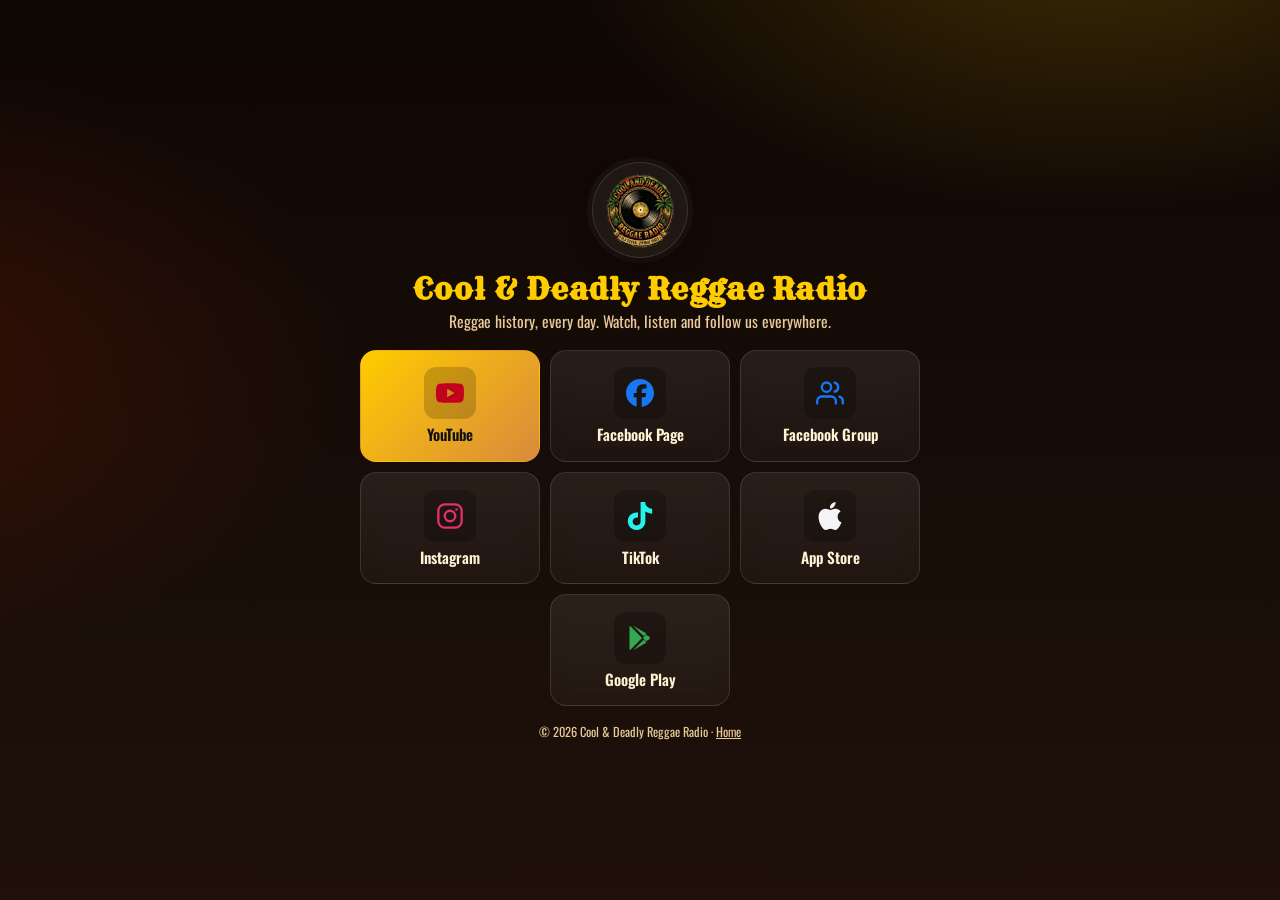
<file: links/index.html>
<!doctype html>
<html lang="en">
<head>
<meta charset="utf-8">
<meta name="viewport" content="width=device-width,initial-scale=1">
<title>Cool & Deadly Reggae Radio | All Links</title>
<meta name="description" content="All official links for Cool &amp; Deadly Reggae Radio: YouTube, Facebook, Instagram and TikTok.">
<link rel="canonical" href="https://coolanddeadlyreggae.com/links/">
<meta property="og:title" content="Cool & Deadly Reggae Radio | All Links">
<meta property="og:description" content="All official links for Cool &amp; Deadly Reggae Radio.">
<meta property="og:url" content="https://coolanddeadlyreggae.com/links/">
<link rel="preconnect" href="https://fonts.googleapis.com"><link rel="preconnect" href="https://fonts.gstatic.com" crossorigin>
<link href="https://fonts.googleapis.com/css2?family=Rye&family=Oswald:wght@400;600;700&display=swap" rel="stylesheet">
<style>
:root{--bg:#0f0704;--bg2:#1f110a;--ink:#fff3d4;--muted:#e8c99a;--accent:#ffcc00;--accent2:#d98a3c;--line:rgba(255,255,255,.12)}
*{box-sizing:border-box}
html,body{margin:0}
html{min-height:100%;background-color:var(--bg);
background-image:radial-gradient(900px 500px at 85% -10%,rgba(255,204,0,.20),transparent 60%),radial-gradient(800px 500px at -10% 40%,rgba(204,41,0,.18),transparent 60%),linear-gradient(180deg,var(--bg),var(--bg2));background-repeat:no-repeat;background-size:100% 100%}
body{min-height:100vh;min-height:100dvh;font-family:'Oswald', Arial, sans-serif;color:var(--ink);line-height:1.35;background:transparent;
display:flex;flex-direction:column;align-items:center;justify-content:center;padding:1rem .9rem .8rem}
main{width:100%;max-width:560px;text-align:center}
.logo{width:72px;height:72px;object-fit:contain;border-radius:50%;padding:7px;background:rgba(255,255,255,.06);border:1px solid var(--line);box-shadow:0 0 0 5px rgba(255,255,255,.03),0 14px 30px -12px rgba(0,0,0,.6);animation:pop .6s ease both}
.logo.photo{object-fit:cover;object-position:50% 20%;padding:0;border:2px solid var(--accent)}
h1{font-family:'Rye', serif;font-weight:700;font-size:clamp(1.25rem,5.2vw,1.9rem);line-height:1.15;margin:.55rem 0 .25rem;color:var(--accent);letter-spacing:.02em;animation:up .6s .05s ease both}
.tag{color:var(--muted);font-size:clamp(.82rem,3.4vw,.98rem);margin:0 auto 1.1rem;max-width:30em;animation:up .6s .1s ease both}
ul{list-style:none;padding:0;margin:0;display:flex;flex-wrap:wrap;justify-content:center;gap:.65rem}
li{flex:0 0 calc((100% - 1.3rem)/3);animation:up .55s ease both}
li:nth-child(1){animation-delay:0.15s}
li:nth-child(2){animation-delay:0.21s}
li:nth-child(3){animation-delay:0.27s}
li:nth-child(4){animation-delay:0.33s}
li:nth-child(5){animation-delay:0.39s}
li:nth-child(6){animation-delay:0.45s}
li:nth-child(7){animation-delay:0.51s}
a.btn{height:100%;min-height:88px;display:flex;flex-direction:column;align-items:center;justify-content:center;gap:.45rem;text-decoration:none;color:var(--ink);padding:.75rem .4rem;border-radius:16px;
background:linear-gradient(180deg,rgba(255,255,255,.08),rgba(255,255,255,.035));border:1px solid var(--line);backdrop-filter:blur(8px);-webkit-backdrop-filter:blur(8px);
transition:transform .2s ease,border-color .2s ease,box-shadow .2s ease,background .2s ease}
a.btn:hover,a.btn:focus-visible{transform:translateY(-3px);border-color:var(--accent);box-shadow:0 12px 30px -10px rgba(0,0,0,.6),0 0 0 3px rgba(255,255,255,.04);background:linear-gradient(180deg,rgba(255,255,255,.12),rgba(255,255,255,.05));outline:none}
.ic{width:44px;height:44px;border-radius:12px;display:grid;place-items:center;background:rgba(0,0,0,.25);color:var(--c,var(--accent));transition:transform .2s}
a.btn:hover .ic{transform:scale(1.1) rotate(-4deg)}
.ic svg{width:24px;height:24px}
.lb{font-size:clamp(.78rem,3.3vw,.95rem);font-weight:600;line-height:1.15}
a.btn.feature{background:linear-gradient(135deg,var(--accent),var(--accent2));color:#111;border-color:transparent}
a.btn.feature .ic{background:rgba(0,0,0,.18);color:#c4001f}
footer{margin-top:1.1rem;color:var(--muted);font-size:.78rem}
footer a{color:var(--muted)}
@media (min-width:700px) and (min-height:700px){.logo{width:96px;height:96px} a.btn{min-height:112px} .ic{width:52px;height:52px} .ic svg{width:28px;height:28px}}
@keyframes up{from{opacity:0;transform:translateY(14px)}to{opacity:1;transform:none}}
@keyframes pop{from{opacity:0;transform:scale(.85)}to{opacity:1;transform:none}}
@media (prefers-reduced-motion:reduce){*{animation:none!important;transition:none!important}}
</style>
</head>
<body>
<main>
<img class="logo" src="../Logo.png" alt="Cool &amp; Deadly Reggae Radio logo">
<h1>Cool &amp; Deadly Reggae Radio</h1>
<p class="tag">Reggae history, every day. Watch, listen and follow us everywhere.</p>
<ul>
<li><a class="btn feature" id="link-youtube" href="https://www.youtube.com/@coolanddeadlyreggae" target="_blank" rel="noopener" title="Watch the full videos" aria-label="YouTube: Watch the full videos" style="--c:#ff0033"><span class="ic"><svg viewBox="0 0 24 24" aria-hidden="true"><path fill="currentColor" d="M23.498 6.186a3.016 3.016 0 0 0-2.122-2.136C19.505 3.545 12 3.545 12 3.545s-7.505 0-9.377.505A3.017 3.017 0 0 0 .502 6.186C0 8.07 0 12 0 12s0 3.93.502 5.814a3.016 3.016 0 0 0 2.122 2.136c1.871.505 9.376.505 9.376.505s7.505 0 9.377-.505a3.015 3.015 0 0 0 2.122-2.136C24 15.93 24 12 24 12s0-3.93-.502-5.814zM9.545 15.568V8.432L15.818 12l-6.273 3.568z"/></svg></span><span class="lb">YouTube</span></a></li>
<li><a class="btn" id="link-facebook" href="https://www.facebook.com/coolanddeadlyreggae" target="_blank" rel="noopener" title="Daily posts" aria-label="Facebook Page: Daily posts" style="--c:#1877f2"><span class="ic"><svg viewBox="0 0 24 24" aria-hidden="true"><path fill="currentColor" d="M9.101 23.691v-7.98H6.627v-3.667h2.474v-1.58c0-4.085 1.848-5.978 5.858-5.978.401 0 .955.042 1.468.103a8.68 8.68 0 0 1 1.141.195v3.325a8.623 8.623 0 0 0-.653-.036 26.805 26.805 0 0 0-.733-.009c-.707 0-1.259.096-1.675.309a1.686 1.686 0 0 0-.679.622c-.258.42-.374.995-.374 1.752v1.297h3.919l-.386 2.103-.287 1.564h-3.246v8.245C19.396 23.238 24 18.179 24 12.044c0-6.627-5.373-12-12-12s-12 5.373-12 12c0 5.628 3.874 10.35 9.101 11.647Z"/></svg></span><span class="lb">Facebook Page</span></a></li>
<li><a class="btn" id="link-group" href="https://www.facebook.com/groups/coolanddeadlyreggae/" target="_blank" rel="noopener" title="Join the community" aria-label="Facebook Group: Join the community" style="--c:#1877f2"><span class="ic"><svg viewBox="0 0 24 24" aria-hidden="true" fill="none" stroke="currentColor" stroke-width="2" stroke-linecap="round" stroke-linejoin="round"><path d="M17 21v-2a4 4 0 0 0-4-4H5a4 4 0 0 0-4 4v2"/><circle cx="9" cy="7" r="4"/><path d="M23 21v-2a4 4 0 0 0-3-3.87"/><path d="M16 3.13a4 4 0 0 1 0 7.75"/></svg></span><span class="lb">Facebook Group</span></a></li>
<li><a class="btn" id="link-instagram" href="https://www.instagram.com/coolanddeadlyreggae" target="_blank" rel="noopener" title="@coolanddeadlyreggae" aria-label="Instagram: @coolanddeadlyreggae" style="--c:#e1306c"><span class="ic"><svg viewBox="0 0 24 24" aria-hidden="true" fill="none" stroke="currentColor" stroke-width="2"><rect x="2" y="2" width="20" height="20" rx="5.5"/><circle cx="12" cy="12" r="4.5"/><circle cx="17.6" cy="6.4" r="1.1" fill="currentColor" stroke="none"/></svg></span><span class="lb">Instagram</span></a></li>
<li><a class="btn" id="link-tiktok" href="https://www.tiktok.com/@coolanddeadlyreggae" target="_blank" rel="noopener" title="@coolanddeadlyreggae" aria-label="TikTok: @coolanddeadlyreggae" style="--c:#25f4ee"><span class="ic"><svg viewBox="0 0 24 24" aria-hidden="true"><path fill="currentColor" d="M12.525.02c1.31-.02 2.61-.01 3.91-.02.08 1.53.63 3.09 1.75 4.17 1.12 1.11 2.7 1.62 4.24 1.79v4.03c-1.44-.05-2.89-.35-4.2-.97-.57-.26-1.1-.59-1.62-.93-.01 2.92.01 5.84-.02 8.75-.08 1.4-.54 2.79-1.35 3.94-1.31 1.92-3.58 3.17-5.91 3.21-1.43.08-2.86-.31-4.08-1.03-2.02-1.19-3.44-3.37-3.65-5.71-.02-.5-.03-1-.01-1.49.18-1.9 1.12-3.72 2.58-4.96 1.66-1.44 3.98-2.13 6.15-1.72.02 1.48-.04 2.96-.04 4.44-.99-.32-2.15-.23-3.02.37-.63.41-1.11 1.04-1.36 1.75-.21.51-.15 1.07-.14 1.61.24 1.64 1.82 3.02 3.5 2.87 1.12-.01 2.19-.66 2.77-1.61.19-.33.4-.67.41-1.06.1-1.79.06-3.57.07-5.36.01-4.03-.01-8.05.02-12.07z"/></svg></span><span class="lb">TikTok</span></a></li>
<li><a class="btn" id="link-apple" href="https://apps.apple.com/us/app/coolanddeadlyreggaeapp/id6756203735" target="_blank" rel="noopener" title="Cool &amp; Deadly Reggae app for iPhone" aria-label="App Store: Cool &amp; Deadly Reggae app for iPhone" style="--c:#f5f5f7"><span class="ic"><svg viewBox="0 0 24 24" aria-hidden="true"><path fill="currentColor" d="M12.152 6.896c-.948 0-2.415-1.078-3.96-1.04-2.04.027-3.91 1.183-4.961 3.014-2.117 3.675-.546 9.103 1.519 12.09 1.013 1.454 2.208 3.09 3.792 3.039 1.52-.065 2.09-.987 3.935-.987 1.831 0 2.35.987 3.96.948 1.637-.026 2.676-1.48 3.676-2.948 1.156-1.688 1.636-3.325 1.662-3.415-.039-.013-3.182-1.221-3.22-4.857-.026-3.04 2.48-4.494 2.597-4.559-1.429-2.09-3.623-2.324-4.39-2.376-2-.156-3.675 1.09-4.61 1.09zM15.53 3.83c.843-1.012 1.4-2.427 1.245-3.83-1.207.052-2.662.805-3.532 1.818-.78.896-1.454 2.338-1.273 3.714 1.338.104 2.715-.688 3.559-1.701"/></svg></span><span class="lb">App Store</span></a></li>
<li><a class="btn" id="link-play" href="https://play.google.com/store/apps/details?id=com.coolanddeadlyreggae.app" target="_blank" rel="noopener" title="Cool &amp; Deadly Reggae app for Android" aria-label="Google Play: Cool &amp; Deadly Reggae app for Android" style="--c:#34a853"><span class="ic"><svg viewBox="0 0 24 24" aria-hidden="true"><path fill="currentColor" d="M3.6 1.8 13.8 12 3.6 22.2c-.4-.2-.6-.6-.6-1.1V2.9c0-.5.2-.9.6-1.1zM15.2 13.4l2.4 2.4-11.5 6.6 9.1-9zm0-2.8-9.1-9 11.5 6.6-2.4 2.4zm4.6 2.6-2.7 1.6-2.6-2.8 2.6-2.8 2.7 1.6c.8.5.8 1.7 0 2.4z"/></svg></span><span class="lb">Google Play</span></a></li>
</ul>
</main>
<footer>&copy; 2026 Cool &amp; Deadly Reggae Radio &middot; <a href="../" id="link-home">Home</a></footer>
</body>
</html>
</file>
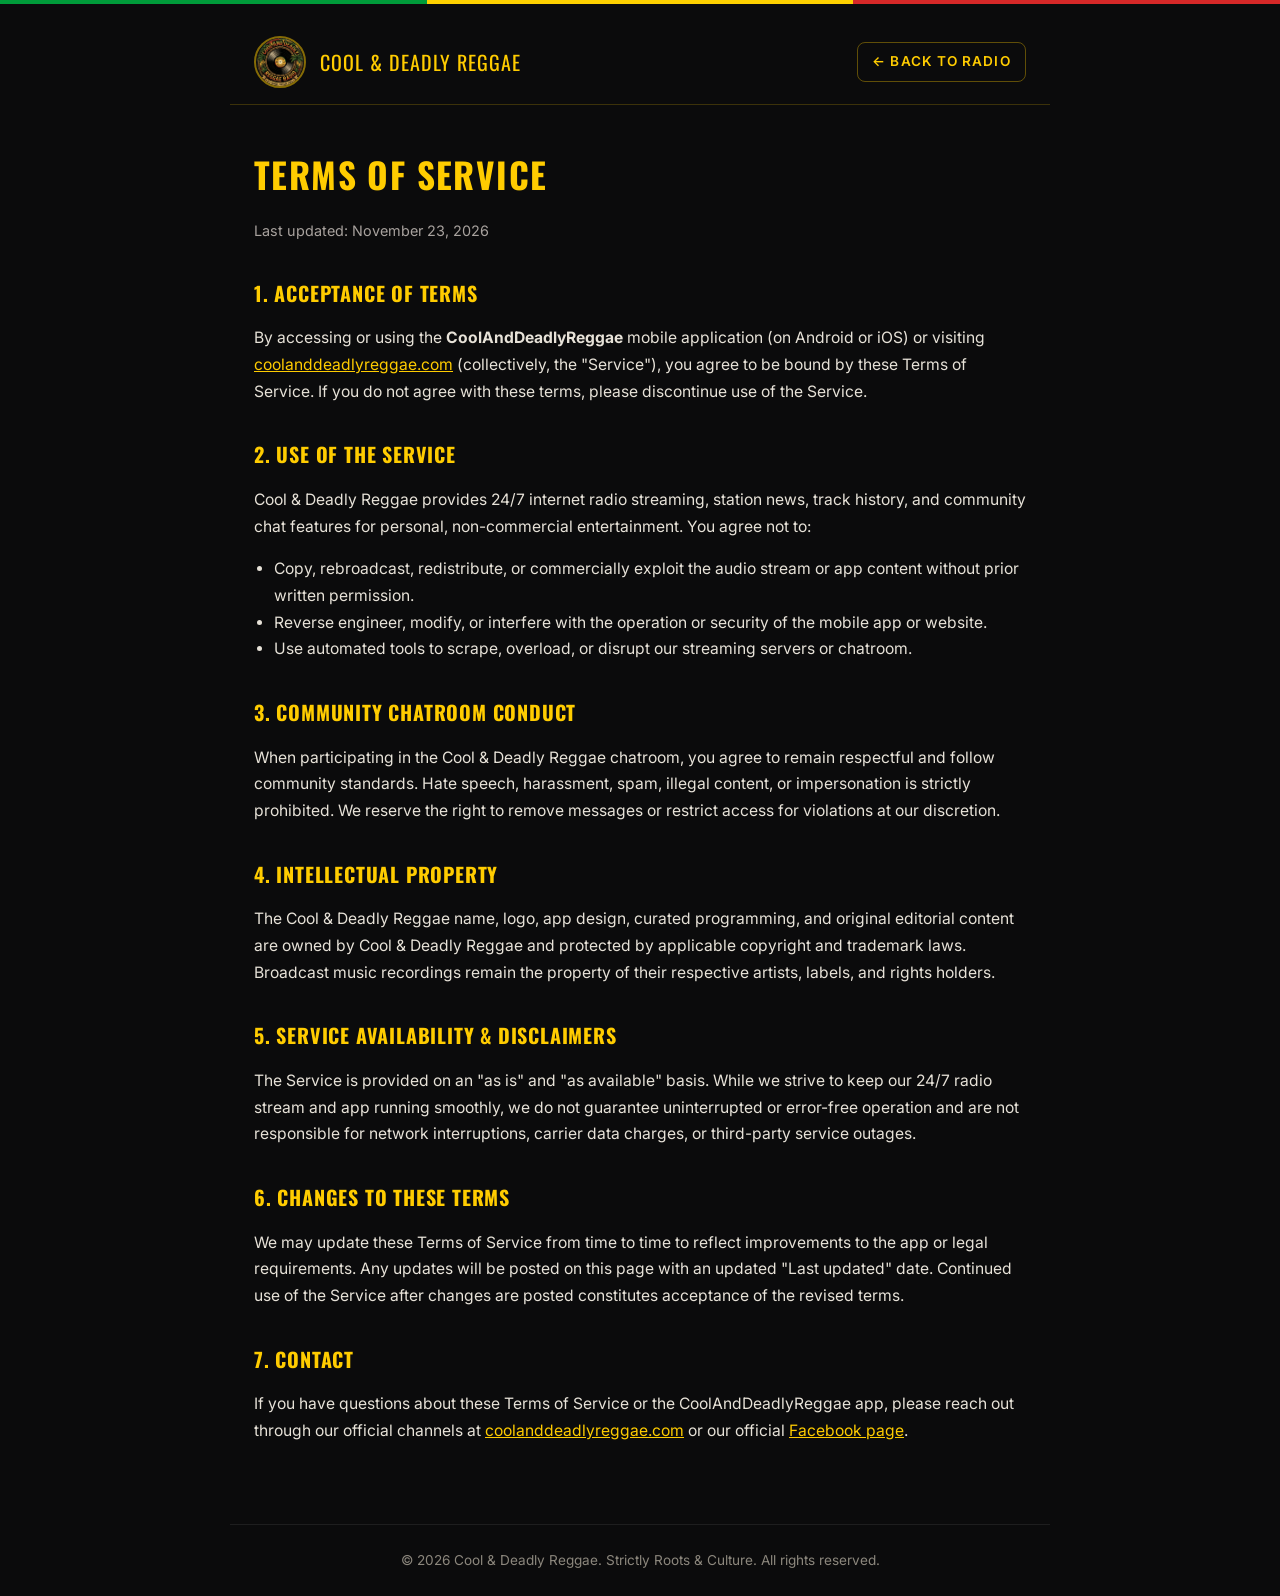
<file: terms.html>
<!DOCTYPE html>
<html lang="en">
<head>
    <meta charset="UTF-8">
    <meta name="viewport" content="width=device-width, initial-scale=1.0">
    <title>Terms of Service | Cool &amp; Deadly Reggae</title>
    <link rel="preconnect" href="https://fonts.googleapis.com">
    <link rel="preconnect" href="https://fonts.gstatic.com" crossorigin>
    <link href="https://fonts.googleapis.com/css2?family=Oswald:wght@400;600;700&family=Inter:wght@400;500;600&display=swap" rel="stylesheet">
    <style>
        * { box-sizing: border-box; }
        body {
            margin: 0;
            padding: 0;
            background-color: #0b0b0c;
            color: #f3efe6;
            font-family: 'Inter', -apple-system, BlinkMacSystemFont, 'Segoe UI', Roboto, sans-serif;
            line-height: 1.7;
        }
        .accent-bar {
            display: flex;
            height: 4px;
            width: 100%;
        }
        .accent-bar span:nth-child(1) { flex: 1; background: #009b3a; }
        .accent-bar span:nth-child(2) { flex: 1; background: #fed100; }
        .accent-bar span:nth-child(3) { flex: 1; background: #d62828; }
        header {
            max-width: 820px;
            margin: 0 auto;
            padding: 2rem 1.5rem 1rem;
            display: flex;
            align-items: center;
            justify-content: space-between;
            border-bottom: 1px solid rgba(255, 204, 0, 0.2);
        }
        .brand {
            display: flex;
            align-items: center;
            gap: 0.9rem;
            text-decoration: none;
            color: #ffcc00;
            font-family: 'Oswald', sans-serif;
            font-size: 1.25rem;
            letter-spacing: 1px;
            text-transform: uppercase;
        }
        .brand img {
            width: 52px;
            height: 52px;
            border-radius: 50%;
            object-fit: cover;
            border: 2px solid rgba(255, 204, 0, 0.5);
        }
        .back-link {
            color: #ffcc00;
            text-decoration: none;
            font-size: 0.85rem;
            font-weight: 600;
            text-transform: uppercase;
            letter-spacing: 0.08em;
            border: 1px solid rgba(255, 204, 0, 0.35);
            padding: 0.45rem 0.9rem;
            border-radius: 8px;
        }
        .back-link:hover {
            background: #ffcc00;
            color: #0b0b0c;
        }
        main {
            max-width: 820px;
            margin: 0 auto;
            padding: 2.5rem 1.5rem 4rem;
        }
        h1 {
            font-family: 'Oswald', sans-serif;
            color: #ffcc00;
            font-size: 2.2rem;
            letter-spacing: 0.04em;
            text-transform: uppercase;
            margin: 0 0 0.4rem;
        }
        .updated {
            color: #a8a29e;
            font-size: 0.9rem;
            margin-bottom: 2rem;
        }
        h2 {
            font-family: 'Oswald', sans-serif;
            color: #ffcc00;
            font-size: 1.25rem;
            letter-spacing: 0.04em;
            text-transform: uppercase;
            margin: 2rem 0 0.6rem;
        }
        p, li {
            color: #e7e2d8;
            font-size: 0.98rem;
        }
        ul {
            padding-left: 1.25rem;
        }
        a {
            color: #ffcc00;
        }
        footer {
            max-width: 820px;
            margin: 0 auto;
            padding: 1.5rem;
            border-top: 1px solid rgba(255, 255, 255, 0.08);
            text-align: center;
            color: #8c877d;
            font-size: 0.85rem;
        }
    </style>
</head>
<body>
    <div class="accent-bar"><span></span><span></span><span></span></div>
    <header>
        <a href="index.html" class="brand">
            <img src="Logo.png" alt="Cool &amp; Deadly Reggae">
            <span>Cool &amp; Deadly Reggae</span>
        </a>
        <a href="index.html" class="back-link">&larr; Back to Radio</a>
    </header>

    <main>
        <h1>Terms of Service</h1>
        <p class="updated">Last updated: November 23, 2026</p>

        <h2>1. Acceptance of Terms</h2>
        <p>By accessing or using the <strong>CoolAndDeadlyReggae</strong> mobile application (on Android or iOS) or visiting <a href="https://coolanddeadlyreggae.com">coolanddeadlyreggae.com</a> (collectively, the "Service"), you agree to be bound by these Terms of Service. If you do not agree with these terms, please discontinue use of the Service.</p>

        <h2>2. Use of the Service</h2>
        <p>Cool &amp; Deadly Reggae provides 24/7 internet radio streaming, station news, track history, and community chat features for personal, non-commercial entertainment. You agree not to:</p>
        <ul>
            <li>Copy, rebroadcast, redistribute, or commercially exploit the audio stream or app content without prior written permission.</li>
            <li>Reverse engineer, modify, or interfere with the operation or security of the mobile app or website.</li>
            <li>Use automated tools to scrape, overload, or disrupt our streaming servers or chatroom.</li>
        </ul>

        <h2>3. Community Chatroom Conduct</h2>
        <p>When participating in the Cool &amp; Deadly Reggae chatroom, you agree to remain respectful and follow community standards. Hate speech, harassment, spam, illegal content, or impersonation is strictly prohibited. We reserve the right to remove messages or restrict access for violations at our discretion.</p>

        <h2>4. Intellectual Property</h2>
        <p>The Cool &amp; Deadly Reggae name, logo, app design, curated programming, and original editorial content are owned by Cool &amp; Deadly Reggae and protected by applicable copyright and trademark laws. Broadcast music recordings remain the property of their respective artists, labels, and rights holders.</p>

        <h2>5. Service Availability &amp; Disclaimers</h2>
        <p>The Service is provided on an "as is" and "as available" basis. While we strive to keep our 24/7 radio stream and app running smoothly, we do not guarantee uninterrupted or error-free operation and are not responsible for network interruptions, carrier data charges, or third-party service outages.</p>

        <h2>6. Changes to These Terms</h2>
        <p>We may update these Terms of Service from time to time to reflect improvements to the app or legal requirements. Any updates will be posted on this page with an updated "Last updated" date. Continued use of the Service after changes are posted constitutes acceptance of the revised terms.</p>

        <h2>7. Contact</h2>
        <p>If you have questions about these Terms of Service or the CoolAndDeadlyReggae app, please reach out through our official channels at <a href="https://coolanddeadlyreggae.com">coolanddeadlyreggae.com</a> or our official <a href="https://www.facebook.com/coolanddeadlyreggae" target="_blank" rel="noopener">Facebook page</a>.</p>
    </main>

    <footer>
        &copy; 2026 Cool &amp; Deadly Reggae. Strictly Roots &amp; Culture. All rights reserved.
    </footer>
</body>
</html>
</file>
